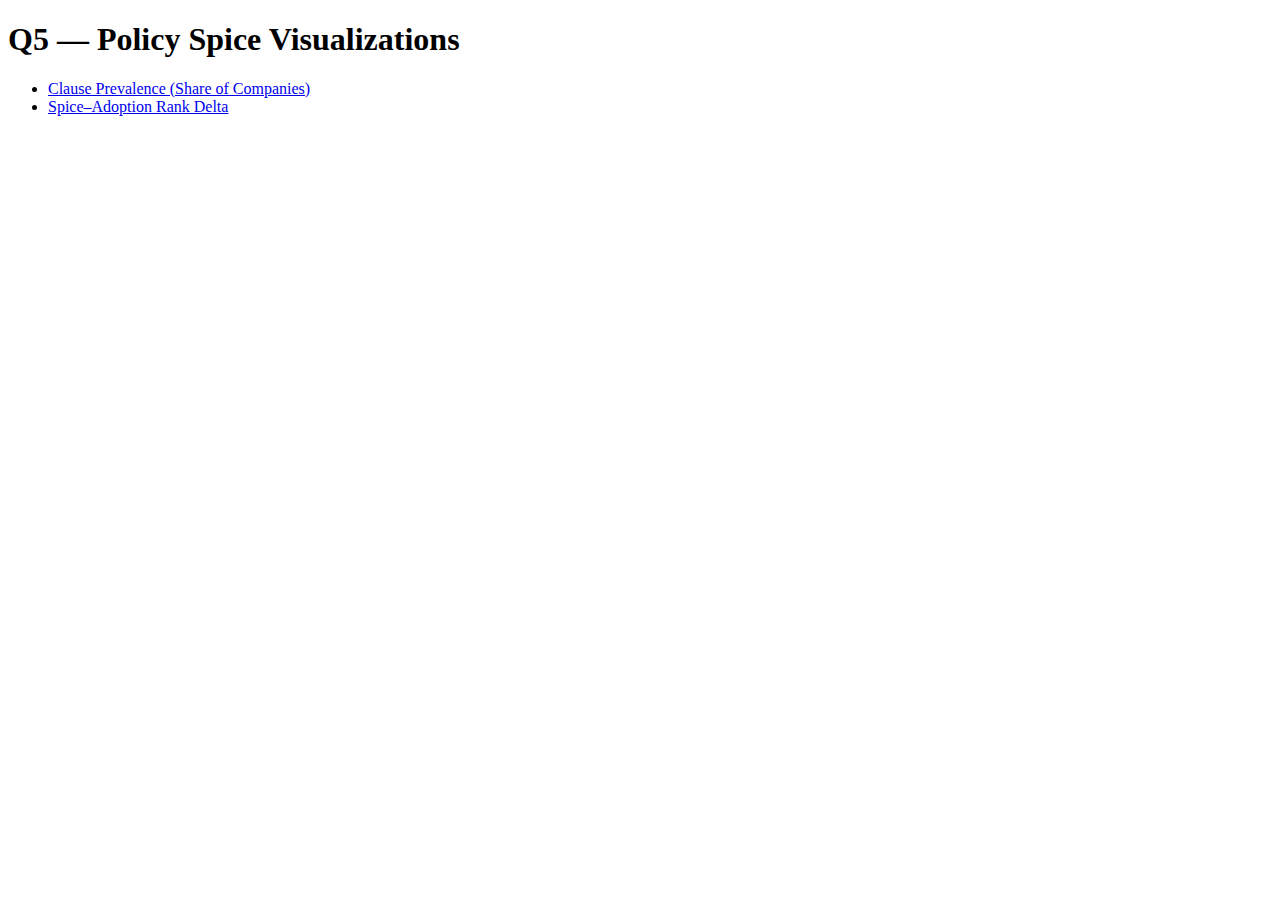
<file: visualizations/q5_html/index.html>
<!doctype html><meta charset='utf-8'>
<title>Q5 — Policy Spice Visuals</title>
<h1>Q5 — Policy Spice Visualizations</h1>
<ul>
  <li><a href='clause_prevalence.html'>Clause Prevalence (Share of Companies)</a></li>
  <li><a href='spice_adoption_delta.html'>Spice–Adoption Rank Delta</a></li>
</ul>
</file>
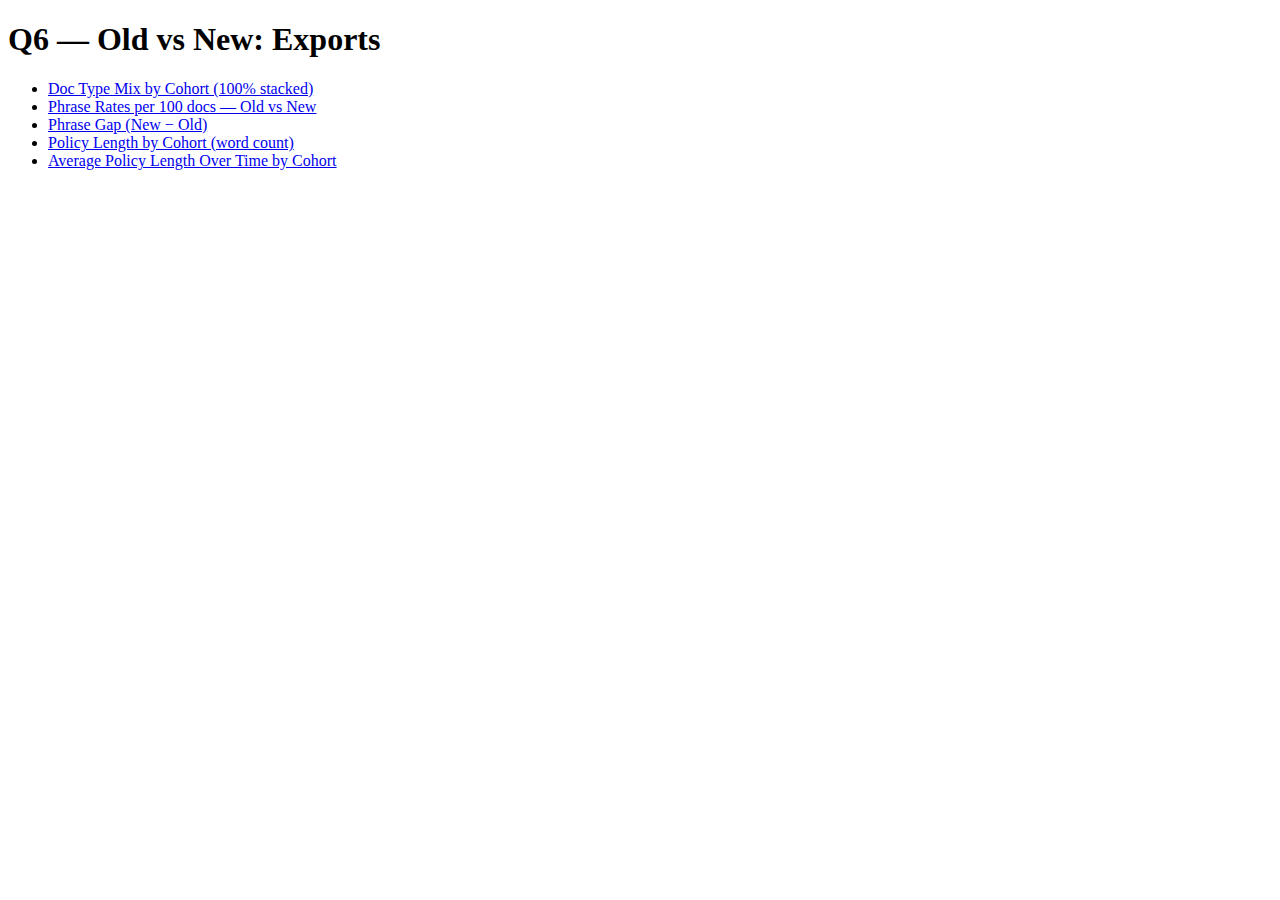
<file: visualizations/q6_html/index.html>
<!doctype html><meta charset='utf-8'>
<title>Q6 — Old vs New: Exports</title>
<h1>Q6 — Old vs New: Exports</h1>
<ul>
  <li><a href='doc_type_mix.html'>Doc Type Mix by Cohort (100% stacked)</a></li>
  <li><a href='phrase_rates_group.html'>Phrase Rates per 100 docs — Old vs New</a></li>
  <li><a href='phrase_gap.html'>Phrase Gap (New − Old)</a></li>
  <li><a href='length_violin.html'>Policy Length by Cohort (word count)</a></li>
  <li><a href='length_over_time.html'>Average Policy Length Over Time by Cohort</a></li>
</ul>
</file>
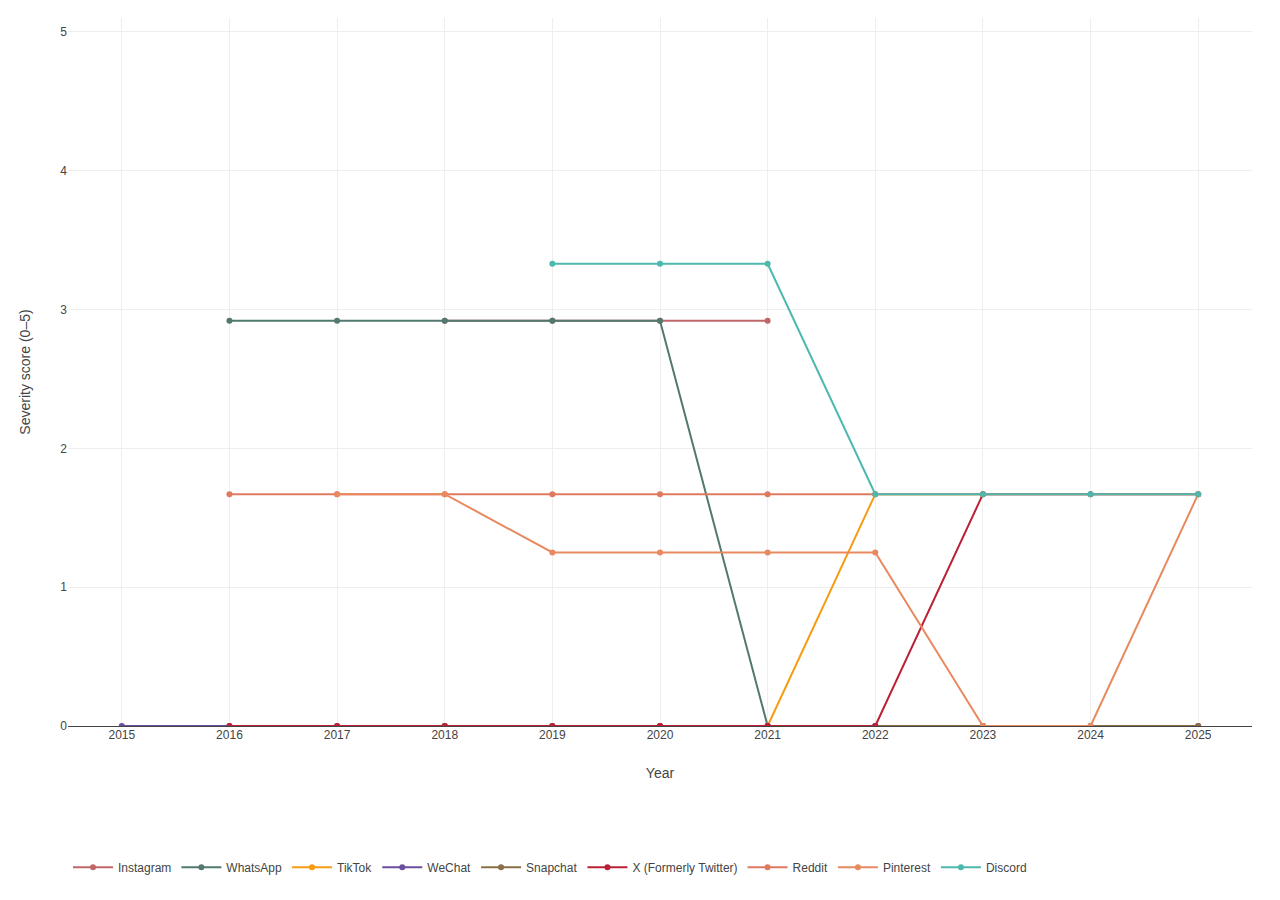
<file: visualizations/q7_html/index.html>
<html>
<head>
  <meta charset="utf-8" />
  <title>Arbitration Severity Export</title>
</head>
<body>
  <div>
    <!-- Optional: Plotly config (like your example) -->
    <script type="text/javascript">
      window.PlotlyConfig = { MathJaxConfig: 'local' };
    </script>

    <!-- Plotly CDN (you can use latest or a pinned version) -->
    <script
      charset="utf-8"
      src="https://cdn.plot.ly/plotly-2.35.2.min.js">
    </script>

    <!-- The Plotly graph container -->
    <div
      id="arb-chart-export"
      class="plotly-graph-div"
      style="height:100%; width:100%;">
    </div>

    <!-- Inline data + layout + Plotly.newPlot call -->
    <script type="text/javascript">
      window.PLOTLYENV = window.PLOTLYENV || {};

      // === PASTE JSON FROM CONSOLE HERE ===
      const figure = {"data":[{"name":"Instagram","type":"scatter","mode":"lines+markers","x":[2018,2019,2020,2021],"y":[2.92,2.92,2.92,2.92],"customdata":[["Instagram",2018,"2.92","you agree to these terms. The Instagram Service is one of the Facebook Products , provided to you by Facebook, Inc. These Terms of Use therefore constitute an agreement between you and Facebook, Inc. ARBITRATION NOTICE: YOU AGREE THAT DISPUTES BETWEEN YOU AND…"],["Instagram",2019,"2.92","you agree to these terms. The Instagram Service is one of the Facebook Products , provided to you by Facebook, Inc. These Terms of Use therefore constitute an agreement between you and Facebook, Inc. ARBITRATION NOTICE: YOU AGREE THAT DISPUTES BETWEEN YOU AND…"],["Instagram",2020,"2.92","you agree to these terms. The Instagram Service is one of the Facebook Products , provided to you by Facebook, Inc. These Terms of Use therefore constitute an agreement between you and Facebook, Inc. ARBITRATION NOTICE: YOU AGREE THAT DISPUTES BETWEEN YOU AND…"],["Instagram",2021,"2.92","ot apply to this Service. The Instagram Service is one of the Facebook Products , provided to you by Facebook, Inc. These Terms of Use therefore constitute an agreement between you and Facebook, Inc. ARBITRATION NOTICE: YOU AGREE THAT DISPUTES BETWEEN YOU AND…"]],"hovertemplate":"<b>%{customdata[0]}</b> — %{customdata[1]}<br>Severity: %{customdata[2]}<br><br><span style='font-size:11px;color:#4B5563;'>%{customdata[3]}</span><extra></extra>","line":{"width":2,"color":"#C16668"},"marker":{"size":6,"color":"#C16668"},"legendgroup":"Instagram","showlegend":true},{"name":"WhatsApp","type":"scatter","mode":"lines+markers","x":[2016,2017,2018,2019,2020,2021],"y":[2.92,2.92,2.92,2.92,2.92,0],"customdata":[["WhatsApp",2016,"2.92","can contact your relevant emergency services providers through a mobile, fixed-line telephone, or other service. IF YOU ARE A WHATSAPP USER LOCATED IN THE UNITED STATES OR CANADA, OUR TERMS CONTAIN A BINDING ARBITRATION PROVISION, WHICH STATES THAT, EXCEPT IF…"],["WhatsApp",2017,"2.92","can contact your relevant emergency services providers through a mobile, fixed-line telephone, or other service. IF YOU ARE A WHATSAPP USER LOCATED IN THE UNITED STATES OR CANADA, OUR TERMS CONTAIN A BINDING ARBITRATION PROVISION, WHICH STATES THAT, EXCEPT IF…"],["WhatsApp",2018,"2.92","can contact your relevant emergency services providers through a mobile, fixed-line telephone, or other service. IF YOU ARE A WHATSAPP USER LOCATED IN THE UNITED STATES OR CANADA, OUR TERMS CONTAIN A BINDING ARBITRATION PROVISION, WHICH STATES THAT, EXCEPT IF…"],["WhatsApp",2019,"2.92","can contact your relevant emergency services providers through a mobile, fixed-line telephone, or other service. IF YOU ARE A WHATSAPP USER LOCATED IN THE UNITED STATES OR CANADA, OUR TERMS CONTAIN A BINDING ARBITRATION PROVISION, WHICH STATES THAT, EXCEPT IF…"],["WhatsApp",2020,"2.92","can contact your relevant emergency services providers through a mobile, fixed-line telephone, or other service. IF YOU ARE A WHATSAPP USER LOCATED IN THE UNITED STATES OR CANADA, OUR TERMS CONTAIN A BINDING ARBITRATION PROVISION, WHICH STATES THAT, EXCEPT IF…"],["WhatsApp",2021,"0.00","rn these Terms and any Claim, without regard to conflict of law provisions. If You Live In The United States Or Canada. If you are a WhatsApp user located in the United States or Canada, the \"Special Arbitration Provision for United States or Canada Users\" se…"]],"hovertemplate":"<b>%{customdata[0]}</b> — %{customdata[1]}<br>Severity: %{customdata[2]}<br><br><span style='font-size:11px;color:#4B5563;'>%{customdata[3]}</span><extra></extra>","line":{"width":2,"color":"#52796F"},"marker":{"size":6,"color":"#52796F"},"legendgroup":"WhatsApp","showlegend":true},{"name":"TikTok","type":"scatter","mode":"lines+markers","x":[2020,2021,2022,2023],"y":[0,0,1.67,1.67],"customdata":[["TikTok",2020,"0.00","ll be referred by either party to the said Tribunal; and for all other disputes, the parties shall seek settlement of that dispute by mediation in accordance with the Mediation Rules of the DIFC-LCIA Arbitration Centre, which Rules are deemed to be incorporat…"],["TikTok",2021,"0.00","ll be referred by either party to the said Tribunal; and for all other disputes, the parties shall seek settlement of that dispute by mediation in accordance with the Mediation Rules of the DIFC-LCIA Arbitration Centre, which Rules are deemed to be incorporat…"],["TikTok",2022,"1.67","If you are under age 18, you may only use the Services with the consent of your parent or legal guardian. Please be sure your parent or legal guardian has reviewed and discussed these Terms with you. ARBITRATION NOTICE FOR USERS IN THE UNITED STATES: THESE TE…"],["TikTok",2023,"1.67","If you are under age 18, you may only use the Services with the consent of your parent or legal guardian. Please be sure your parent or legal guardian has reviewed and discussed these Terms with you. ARBITRATION NOTICE FOR USERS IN THE UNITED STATES: THESE TE…"]],"hovertemplate":"<b>%{customdata[0]}</b> — %{customdata[1]}<br>Severity: %{customdata[2]}<br><br><span style='font-size:11px;color:#4B5563;'>%{customdata[3]}</span><extra></extra>","line":{"width":2,"color":"#F79C12"},"marker":{"size":6,"color":"#F79C12"},"legendgroup":"TikTok","showlegend":true},{"name":"WeChat","type":"scatter","mode":"lines+markers","x":[2015,2016,2017,2018,2019,2020,2021,2022,2023,2024,2025],"y":[0,0,0,0,0,0,0,0,0,0,0],"customdata":[["WeChat",2015,"0.00","ising out of, relating to, or in connection with these Terms, including their existence, validity, interpretation, performance, breach or termination, will be referred to and finally resolved by arbitration administered by the Hong Kong International Arbitrat…"],["WeChat",2016,"0.00","e) arising out of, relating to, or in connection with these Terms, including their existence, validity, interpretation, performance, breach or termination, will be referred to and finally resolved by arbitration administered by the Hong Kong International Arb…"],["WeChat",2017,"0.00","e) arising out of, relating to, or in connection with these Terms, including their existence, validity, interpretation, performance, breach or termination, will be referred to and finally resolved by arbitration administered by the Hong Kong International Arb…"],["WeChat",2018,"0.00","e) arising out of, relating to, or in connection with these Terms, including their existence, validity, interpretation, performance, breach or termination, will be referred to and finally resolved by arbitration administered by the Hong Kong International Arb…"],["WeChat",2019,"0.00","e) arising out of, relating to, or in connection with these Terms, including their existence, validity, interpretation, performance, breach or termination, will be referred to and finally resolved by arbitration administered by the Hong Kong International Arb…"],["WeChat",2020,"0.00","e) arising out of, relating to, or in connection with these Terms, including their existence, validity, interpretation, performance, breach or termination, will be referred to and finally resolved by arbitration administered by the Hong Kong International Arb…"],["WeChat",2021,"0.00","e) arising out of, relating to, or in connection with these Terms, including their existence, validity, interpretation, performance, breach or termination, will be referred to and finally resolved by arbitration administered by the Hong Kong International Arb…"],["WeChat",2022,"0.00","e) arising out of, relating to, or in connection with these Terms, including their existence, validity, interpretation, performance, breach or termination, will be referred to and finally resolved by arbitration administered by the Singapore International Arb…"],["WeChat",2023,"0.00","e) arising out of, relating to, or in connection with these Terms, including their existence, validity, interpretation, performance, breach or termination, will be referred to and finally resolved by arbitration administered by the Singapore International Arb…"],["WeChat",2024,"0.00","e) arising out of, relating to, or in connection with these Terms, including their existence, validity, interpretation, performance, breach or termination, will be referred to and finally resolved by arbitration administered by the Singapore International Arb…"],["WeChat",2025,"0.00","se) arising out of, relating to, or in connection with these Terms, includingtheir existence, validity, interpretation, performance, breach or termination, will be referred to and finally resolved by arbitration administered bythe Singapore International Arbi…"]],"hovertemplate":"<b>%{customdata[0]}</b> — %{customdata[1]}<br>Severity: %{customdata[2]}<br><br><span style='font-size:11px;color:#4B5563;'>%{customdata[3]}</span><extra></extra>","line":{"width":2,"color":"#6B4E9E"},"marker":{"size":6,"color":"#6B4E9E"},"legendgroup":"WeChat","showlegend":true},{"name":"Snapchat","type":"scatter","mode":"lines+markers","x":[2018,2019,2020,2021,2022,2023,2025],"y":[0,0,0,0,0,0,0],"customdata":[["Snapchat",2018,"0.00","of our other products or services that link to these Terms (we refer to these simply as the “Services”), you agree to the Terms. Of course, if you don’t agree with them, then don’t use the Services. ARBITRATION NOTICE: THESE TERMS CONTAIN AN ARBITRATION CLAUS…"],["Snapchat",2019,"0.00","r other products or services that link to these Terms (we refer to these collectively as the “Services”), you agree to the Terms. Of course, if you don’t agree with them, then don’t use the Services. ARBITRATION NOTICE: THESE TERMS CONTAIN AN ARBITRATION CLAU…"],["Snapchat",2020,"0.00","r other products or services that link to these Terms (we refer to these collectively as the “Services”), you agree to the Terms. Of course, if you don’t agree with them, then don’t use the Services. ARBITRATION NOTICE: THESE TERMS CONTAIN AN ARBITRATION CLAU…"],["Snapchat",2021,"0.00","tes or if your principal place of business is outside of the United States, Snap Group Limited provides you the Services and your relationship is governed by the Snap Group Limited Terms of Service . ARBITRATION NOTICE: THESE TERMS CONTAIN AN ARBITRATION CLAU…"],["Snapchat",2022,"0.00","tes or if your principal place of business is outside of the United States, Snap Group Limited provides you the Services and your relationship is governed by the Snap Group Limited Terms of Service . ARBITRATION NOTICE: THESE TERMS CONTAIN AN ARBITRATION CLAU…"],["Snapchat",2023,"0.00","tes or if your principal place of business is outside of the United States, Snap Group Limited provides you the Services and your relationship is governed by the Snap Group Limited Terms of Service . ARBITRATION NOTICE: THESE TERMS CONTAIN AN ARBITRATION CLAU…"],["Snapchat",2025,"0.00","maries have beenincluded for your convenience only and you6/6/25, 5:07 PM Terms of Servicehttps://www.snap.com/terms 2/56should read these Terms in full to understandyour legal rights and obligations.ARBITRATION NOTICE: THESE TERMSCONTAIN AN ARBITRATION CLAUS…"]],"hovertemplate":"<b>%{customdata[0]}</b> — %{customdata[1]}<br>Severity: %{customdata[2]}<br><br><span style='font-size:11px;color:#4B5563;'>%{customdata[3]}</span><extra></extra>","line":{"width":2,"color":"#8B6F47"},"marker":{"size":6,"color":"#8B6F47"},"legendgroup":"Snapchat","showlegend":true},{"name":"X (Formerly Twitter)","type":"scatter","mode":"lines+markers","x":[2016,2017,2018,2019,2020,2021,2022,2023,2024,2025],"y":[0,0,0,0,0,0,0,1.67,1.67,1.67],"customdata":[["X (Formerly Twitter)",2016,"0.00","ill seek to resolve it through our internal complaint resolution process, alternatively through the independent dispute resolution body JAMS , and under certain conditions, through the Privacy Shield arbitration process. Privacy Shield participants are subjec…"],["X (Formerly Twitter)",2017,"0.00","ill seek to resolve it through our internal complaint resolution process, alternatively through the independent dispute resolution body JAMS , and under certain conditions, through the Privacy Shield arbitration process . Privacy Shield participants are subje…"],["X (Formerly Twitter)",2018,"0.00","ill seek to resolve it through our internal complaint resolution process, alternatively through the independent dispute resolution body JAMS , and under certain conditions, through the Privacy Shield arbitration process . Privacy Shield participants are subje…"],["X (Formerly Twitter)",2019,"0.00","ill seek to resolve it through our internal complaint resolution process, alternatively through the independent dispute resolution body JAMS , and under certain conditions, through the Privacy Shield arbitration process . Privacy Shield participants are subje…"],["X (Formerly Twitter)",2020,"0.00","ill seek to resolve it through our internal complaint resolution process, alternatively through the independent dispute resolution body JAMS , and under certain conditions, through the Privacy Shield arbitration process . Privacy Shield participants are subje…"],["X (Formerly Twitter)",2021,"0.00","ensor until you elect to opt out of receiving them. All of the terms summarized above are covered in more detail in this document, so please pay particular attention to them. Notices NOTICE REGARDING ARBITRATION PLEASE READ THESE TERMS CAREFULLY, AS THEY CONT…"],["X (Formerly Twitter)",2022,"0.00","ill seek to resolve it through our internal complaint resolution process, alternatively through the independent dispute resolution body JAMS , and under certain conditions, through the Privacy Shield arbitration process . Privacy Shield participants are subje…"],["X (Formerly Twitter)",2023,"1.67","ay require you to submit any disputes arising from these Terms,including disputes arising from or concerning their interpretation, violation, invalidity, non-performance, or termination, to final and binding arbitration under the Rules of Arbitration of theAm…"],["X (Formerly Twitter)",2024,"1.67","ay require you to submit any disputes arising from these Terms,including disputes arising from or concerning their interpretation, violation, invalidity, non-performance, or termination, to final and binding arbitration under the Rules of Arbitration of theAm…"],["X (Formerly Twitter)",2025,"1.67","may require you to submit any disputes arising from theseTerms, including disputes arising from or concerning their interpretation, violation,invalidity, non-performance, or termination, to final and binding arbitration under the Rulesof Arbitration of the Am…"]],"hovertemplate":"<b>%{customdata[0]}</b> — %{customdata[1]}<br>Severity: %{customdata[2]}<br><br><span style='font-size:11px;color:#4B5563;'>%{customdata[3]}</span><extra></extra>","line":{"width":2,"color":"#BC2037"},"marker":{"size":6,"color":"#BC2037"},"legendgroup":"X (Formerly Twitter)","showlegend":true},{"name":"Reddit","type":"scatter","mode":"lines+markers","x":[2016,2017,2018,2019,2020,2021,2022,2025],"y":[1.67,1.67,1.67,1.67,1.67,1.67,1.67,1.67],"customdata":[["Reddit",2016,"1.67","elow. If we do not resolve your complaint, you may submit your complaint free of charge to JAMS . Under certain conditions specified by the Privacy Shield principles, you may also be able to invoke binding arbitration to resolve your complaint. We are subject…"],["Reddit",2017,"1.67","elow. If we do not resolve your complaint, you may submit your complaint free of charge to JAMS . Under certain conditions specified by the Privacy Shield principles, you may also be able to invoke binding arbitration to resolve your complaint. We are subject…"],["Reddit",2018,"1.67","elow. If we do not resolve your complaint, you may submit your complaint free of charge to JAMS . Under certain conditions specified by the Privacy Shield principles, you may also be able to invoke binding arbitration to resolve your complaint. We are subject…"],["Reddit",2019,"1.67","elow. If we do not resolve your complaint, you may submit your complaint free of charge to JAMS . Under certain conditions specified by the Privacy Shield principles, you may also be able to invoke binding arbitration to resolve your complaint. We are subject…"],["Reddit",2020,"1.67","below. If we do not resolve your complaint, you may submit your complaint free of charge to JAMS . Under certain conditions specified by the Privacy Shield principles, you may also be able to invoke binding arbitration to resolve your complaint. We are subjec…"],["Reddit",2021,"1.67","below. If we do not resolve your complaint, you may submit your complaint free of charge to JAMS . Under certain conditions specified by the Privacy Shield principles, you may also be able to invoke binding arbitration to resolve your complaint. We are subjec…"],["Reddit",2022,"1.67","below. If we do not resolve your complaint, you may submit your complaint free of charge to JAMS . Under certain conditions specified by the Privacy Shield principles, you may also be able to invoke binding arbitration to resolve your complaint. We are subjec…"],["Reddit",2025,"1.67","ation in a way that does not follow the DPF unless Reddit was not responsible for the event giving rise to any alleged damage. In some situations, the DPF Framework gives you the right to invoke binding arbitration. You can do this to resolve complaints not r…"]],"hovertemplate":"<b>%{customdata[0]}</b> — %{customdata[1]}<br>Severity: %{customdata[2]}<br><br><span style='font-size:11px;color:#4B5563;'>%{customdata[3]}</span><extra></extra>","line":{"width":2,"color":"#E07A5F"},"marker":{"size":6,"color":"#E07A5F"},"legendgroup":"Reddit","showlegend":true},{"name":"Pinterest","type":"scatter","mode":"lines+markers","x":[2017,2018,2019,2020,2021,2022,2023,2024,2025],"y":[1.67,1.67,1.25,1.25,1.25,1.25,0,0,1.67],"customdata":[["Pinterest",2017,"1.67","informally, we each agree to resolve any claim, dispute, or controversy (excluding claims for injunctive or other equitable relief) arising out of or in connection with or relating to these Terms by binding arbitration by the American Arbitration Association …"],["Pinterest",2018,"1.67","informally, we each agree to resolve any claim, dispute, or controversy (excluding claims for injunctive or other equitable relief) arising out of or in connection with or relating to these Terms by binding arbitration by the American Arbitration Association …"],["Pinterest",2019,"1.25","rmally, we each agree to resolve any claim, dispute, or controversy (excluding claims for injunctive or other equitable relief) arising out of or in connection with or relating to these Terms through binding arbitration or (for qualifying claims) in small cla…"],["Pinterest",2020,"1.25","rmally, we each agree to resolve any claim, dispute, or controversy (excluding claims for injunctive or other equitable relief) arising out of or in connection with or relating to these Terms through binding arbitration or (for qualifying claims) in small cla…"],["Pinterest",2021,"1.25","rmally, we each agree to resolve any claim, dispute, or controversy (excluding claims for injunctive or other equitable relief) arising out of or in connection with or relating to these Terms through binding arbitration or (for qualifying claims) in small cla…"],["Pinterest",2022,"1.25","rmally, we each agree to resolve any claim, dispute, or controversy (excluding claims for injunctive or other equitable relief) arising out of or in connection with or relating to these Terms through binding arbitration or (for qualifying claims) in small cla…"],["Pinterest",2023,"0.00","simply put We are building the best service we can for you but we can't promise it will be perfect. We're not liable for various things. If you think we are, let's try to work it out like adults. 11. Arbitration For any dispute you have with Pinterest, you ag…"],["Pinterest",2024,"0.00","bility for something we have specifically promised to you. More simply put We are building the best Service we can, but it won't always be perfect. We're not liable for various losses or damages. 11. Arbitration If you are a consumer in the EEA or United King…"],["Pinterest",2025,"1.67","re provided at no cost to you. The Federal Trade Commission has jurisdiction over Pinterest, Inc.’s compliance with the Data Privacy Frameworks. Under certain conditions, it may be possible to invoke binding arbitration for complaints regarding DPF compliance…"]],"hovertemplate":"<b>%{customdata[0]}</b> — %{customdata[1]}<br>Severity: %{customdata[2]}<br><br><span style='font-size:11px;color:#4B5563;'>%{customdata[3]}</span><extra></extra>","line":{"width":2,"color":"#E8895F"},"marker":{"size":6,"color":"#E8895F"},"legendgroup":"Pinterest","showlegend":true},{"name":"Discord","type":"scatter","mode":"lines+markers","x":[2019,2020,2021,2022,2023,2024,2025],"y":[3.33,3.33,3.33,1.67,1.67,1.67,1.67],"customdata":[["Discord",2019,"3.33","Suomi Svenska Tiếng Việt Türkçe Ελληνικά български Русский Українська ไทย 한국어 中文 日本語 繁體中文 Discord Terms of Service Last modified: October 19, 2018. IMPORTANT NOTICE: THESE TERMS OF SERVICE CONTAIN A BINDING ARBITRATION PROVISION AND CLASS ACTION WAIVER. IT AF…"],["Discord",2020,"3.33","Polski Português do Brasil Română Русский Svenska ไทย Türkçe Українська Tiếng Việt 中文 繁體中文 Discord Terms of Service Last modified: October 19, 2018. IMPORTANT NOTICE: THESE TERMS OF SERVICE CONTAIN A BINDING ARBITRATION PROVISION AND CLASS ACTION WAIVER. IT A…"],["Discord",2021,"3.33","20210401020324/https://discord.com/terms Login Download Why Discord? Nitro Safety Support Login Discord Terms of Service Last modified: May 7, 2020. IMPORTANT NOTICE: THESE TERMS OF SERVICE CONTAIN A BINDING ARBITRATION PROVISION AND CLASS ACTION WAIVER. IT A…"],["Discord",2022,"1.67","d.com . If we do not resolve your complaint, you may submit your complaint free of charge to JAMS . Under certain conditions specified by the Privacy Shield principles, you may also be able to invoke binding arbitration to resolve your complaint. We are subje…"],["Discord",2023,"1.67","rd.com. If we do not resolve your complaint, you may submit your complaint free of charge to JAMS . Under certain conditions specified by the Privacy Shield principles, you may also be able to invoke binding arbitration to resolve your complaint. We are subje…"],["Discord",2024,"1.67","If we do not resolve your complaint, you may submit your complaint free of charge to JAMS . Under certain conditions specified by the Data Privacy Framework principles, you may also be able to invoke binding arbitration to resolve your complaint. We are subje…"],["Discord",2025,"1.67","If we do not resolve your complaint, you may submit your complaint free of charge to JAMS . Under certain conditions specified by the Data Privacy Framework principles, you may also be able to invoke binding arbitration to resolve your complaint. We are subje…"]],"hovertemplate":"<b>%{customdata[0]}</b> — %{customdata[1]}<br>Severity: %{customdata[2]}<br><br><span style='font-size:11px;color:#4B5563;'>%{customdata[3]}</span><extra></extra>","line":{"width":2,"color":"#4DB8AD"},"marker":{"size":6,"color":"#4DB8AD"},"legendgroup":"Discord","showlegend":true}],"layout":{"margin":{"l":60,"r":20,"t":10,"b":40},"xaxis":{"title":{"text":"Year"},"dtick":1,"range":[2014.5,2025.5],"type":"linear"},"yaxis":{"title":{"text":"Severity score (0–5)"},"range":[0,5.1],"dtick":1,"type":"linear"},"legend":{"orientation":"h","yanchor":"bottom","y":-0.22,"xanchor":"left","x":0,"itemwidth":40,"tracegroupgap":4},"hovermode":"closest","paper_bgcolor":"#ffffff","plot_bgcolor":"#ffffff","autosize":true}};
      // Example shape: { "data": [...], "layout": {...} }

      if (document.getElementById("arb-chart-export")) {
        Plotly.newPlot(
          "arb-chart-export",
          figure.data,
          figure.layout,
          { responsive: true }
        );
      }
    </script>
  </div>
</body>
</html>
</file>
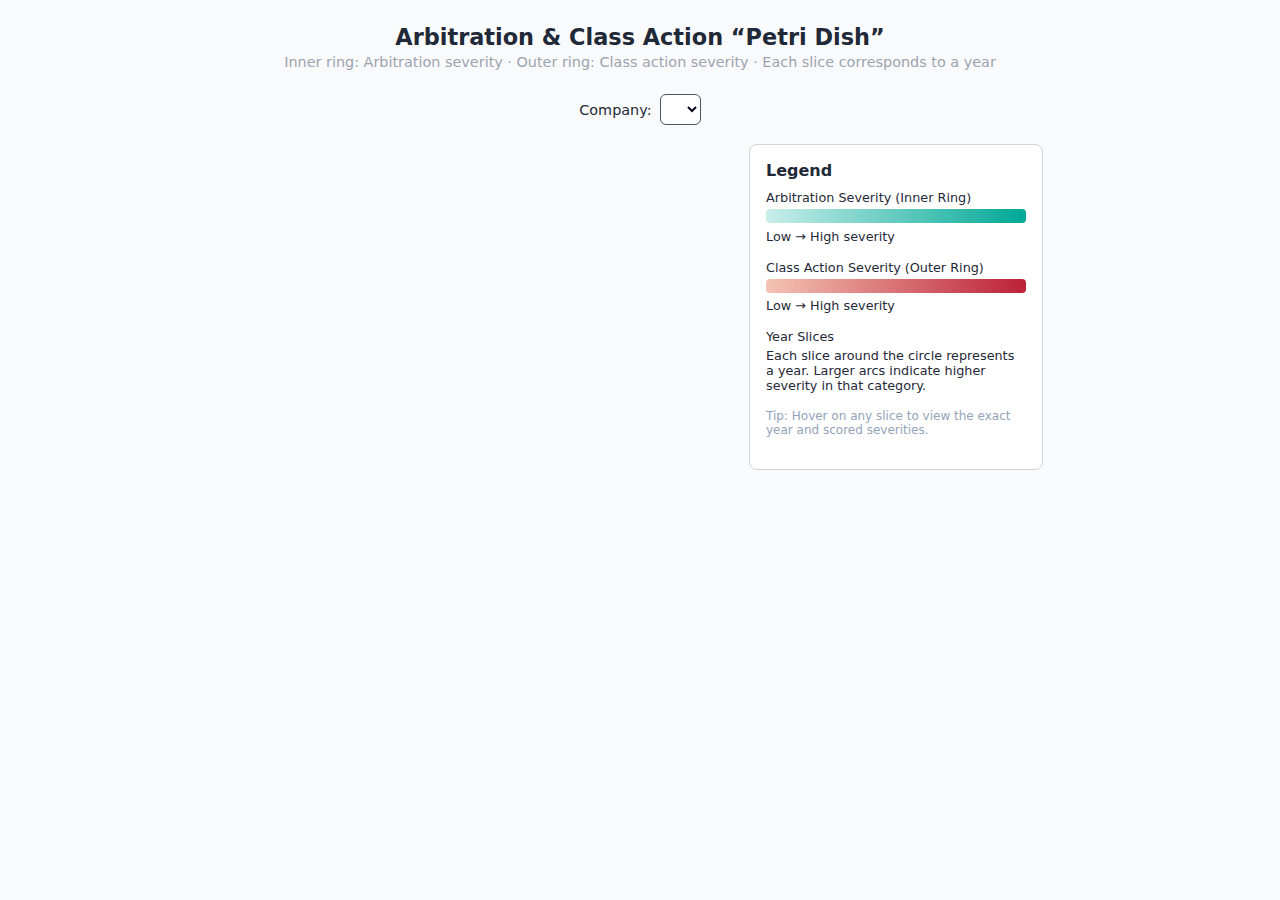
<file: visualizations/q8_html/index.html>
<!DOCTYPE html>
<html lang="en">
<head>
  <meta charset="UTF-8" />
  <title>Multi-Company Petri Dish – Arbitration & Class Action</title>

  <!-- D3 from CDN (like Plotly in your example) -->
  <script src="https://d3js.org/d3.v7.min.js"></script>

  <style>
    body {
      font-family: system-ui, -apple-system, BlinkMacSystemFont, "Segoe UI", sans-serif;
      background: #F9FAFB;      /* very light gray */
      color: #1F2937;           /* near-black text */
      margin: 0;
      padding: 1.5rem;
    }

    h1 {
      margin: 0 0 0.25rem 0;
      font-size: 1.4rem;
      font-weight: 600;
      text-align: center;
    }

    .subtitle {
      margin: 0 0 1.5rem 0;
      font-size: 0.9rem;
      color: #9ca3af;
      text-align: center;
    }

    .controls {
      margin-bottom: 1.2rem;
      display: flex;
      justify-content: center;
      gap: 0.5rem;
      font-size: 0.9rem;
      align-items: center;
    }

    select {
      background: #ffffff;
      color: #020617;
      border: 1px solid #4b5563;
      border-radius: 0.375rem;
      padding: 0.35rem 0.6rem;
      font-size: 0.9rem;
    }

    .container {
      display: flex;
      justify-content: center;
      gap: 2rem;
      flex-wrap: wrap;
      max-width: 1100px;
      margin: 0 auto;
    }

    .legend-box {
      min-width: 220px;
      max-width: 260px;
      background: #FFFFFF;
      border: 1px solid #D1D5DB;
      padding: 1rem;
      border-radius: 0.5rem;
      height: fit-content;
    }

    .legend-title {
      font-size: 1rem;
      font-weight: 600;
      margin-bottom: 0.6rem;
    }

    .legend-section {
      margin-bottom: 1rem;
    }

    .legend-gradient {
      width: 100%;
      height: 14px;
      border-radius: 4px;
      margin-top: 0.25rem;
    }

    .legend-label {
      font-size: 0.8rem;
      margin-top: 0.35rem;
      margin-bottom: 0.15rem;
    }

    .company-label {
      margin-top: 0.3rem;
      font-size: 0.95rem;
      text-align: center;
    }

    svg {
      overflow: visible;
    }

    .label {
      font-size: 0.7rem;
      fill: #9ca3af;
      text-anchor: middle;
    }

    .arcA, .arcC {
      filter: drop-shadow(0px 1px 2px rgba(0,0,0,0.08));
    }

    .label.year-label {
      fill: #374151;
    }
  </style>
</head>

<body>
  <h1>Arbitration & Class Action “Petri Dish”</h1>
  <p class="subtitle">
    Inner ring: Arbitration severity · Outer ring: Class action severity · Each slice corresponds to a year
  </p>

  <div class="controls">
    <label for="company-select">Company:</label>
    <select id="company-select"></select>
  </div>

  <div class="company-label" id="company-label"></div>

  <div class="container">
    <!-- PETRI DISH GRAPH -->
    <svg id="petri" width="480" height="480"></svg>

    <!-- RIGHT-SIDE LEGEND -->
    <div class="legend-box">
      <div class="legend-title">Legend</div>

      <div class="legend-section">
        <div class="legend-label">Arbitration Severity (Inner Ring)</div>
        <div class="legend-gradient" style="background: linear-gradient(to right, #C8EEEA, #00A896);"></div>
        <div class="legend-label">Low → High severity</div>
      </div>

      <div class="legend-section">
        <div class="legend-label">Class Action Severity (Outer Ring)</div>
        <div class="legend-gradient" style="background: linear-gradient(to right, #F4C3B3, #BC2037);"></div>
        <div class="legend-label">Low → High severity</div>
      </div>

      <div class="legend-section">
        <div class="legend-label">Year Slices</div>
        <p style="font-size: 0.8rem; margin-top: 0.25rem;">
          Each slice around the circle represents a year.
          Larger arcs indicate higher severity in that category.
        </p>
      </div>

      <div class="legend-section">
        <p style="font-size: 0.75rem; color: #94a3b8;">
          Tip: Hover on any slice to view the exact year and scored severities.
        </p>
      </div>
    </div>
  </div>

  <script>
    // =========================
    // INLINE DATA (IMPORTANT!)
    // =========================
    //
    // Replace this sample object with your real JSON from
    // petri_data_by_company.json. The expected shape is:
    //
    // {
    //   "Facebook": [
    //      { "year": 2015, "arbitration": 2.3, "classAction": 1.5 },
    //      { "year": 2016, "arbitration": 3.1, "classAction": 2.0 },
    //      ...
    //   ],
    //   "YouTube": [
    //      ...
    //   ],
    //   ...
    // }
    //
    const dataByCompany = {
  "YouTube": [
    {
      "year": 2015,
      "arbitration": 0.0,
      "classAction": 0.0
    },
    {
      "year": 2016,
      "arbitration": 0.0,
      "classAction": 0.0
    },
    {
      "year": 2017,
      "arbitration": 0.0,
      "classAction": 0.0
    },
    {
      "year": 2018,
      "arbitration": 0.0,
      "classAction": 0.0
    },
    {
      "year": 2019,
      "arbitration": 0.0,
      "classAction": 0.0
    },
    {
      "year": 2020,
      "arbitration": 0.0,
      "classAction": 0.0
    },
    {
      "year": 2021,
      "arbitration": 0.0,
      "classAction": 0.0
    },
    {
      "year": 2022,
      "arbitration": 0.0,
      "classAction": 0.0
    },
    {
      "year": 2023,
      "arbitration": 0.0,
      "classAction": 0.0
    },
    {
      "year": 2024,
      "arbitration": 0.0,
      "classAction": 0.0
    },
    {
      "year": 2025,
      "arbitration": 0.0,
      "classAction": 0.0
    }
  ],
  "Instagram": [
    {
      "year": 2015,
      "arbitration": 0.0,
      "classAction": 0.0
    },
    {
      "year": 2016,
      "arbitration": 0.0,
      "classAction": 0.0
    },
    {
      "year": 2017,
      "arbitration": 0.0,
      "classAction": 0.0
    },
    {
      "year": 2018,
      "arbitration": 0.1176470588235294,
      "classAction": 0.4117647058823529
    },
    {
      "year": 2019,
      "arbitration": 0.1176470588235294,
      "classAction": 0.4117647058823529
    },
    {
      "year": 2020,
      "arbitration": 0.1176470588235294,
      "classAction": 0.4117647058823529
    },
    {
      "year": 2021,
      "arbitration": 0.1176470588235294,
      "classAction": 0.4117647058823529
    },
    {
      "year": 2022,
      "arbitration": 0.0,
      "classAction": 0.0
    },
    {
      "year": 2023,
      "arbitration": 0.0,
      "classAction": 0.0
    },
    {
      "year": 2024,
      "arbitration": 0.0,
      "classAction": 0.0
    },
    {
      "year": 2025,
      "arbitration": 0.0,
      "classAction": 0.0
    }
  ],
  "WhatsApp": [
    {
      "year": 2015,
      "arbitration": 0.0,
      "classAction": 0.0
    },
    {
      "year": 2016,
      "arbitration": 0.5882352941176471,
      "classAction": 0.7058823529411765
    },
    {
      "year": 2017,
      "arbitration": 0.5882352941176471,
      "classAction": 0.7058823529411765
    },
    {
      "year": 2018,
      "arbitration": 0.5882352941176471,
      "classAction": 0.7058823529411765
    },
    {
      "year": 2019,
      "arbitration": 0.5882352941176471,
      "classAction": 0.7058823529411765
    },
    {
      "year": 2020,
      "arbitration": 0.5882352941176471,
      "classAction": 0.7058823529411765
    },
    {
      "year": 2021,
      "arbitration": 0.5882352941176471,
      "classAction": 0.7058823529411765
    },
    {
      "year": 2022,
      "arbitration": 0.0588235294117647,
      "classAction": 0.0
    },
    {
      "year": 2023,
      "arbitration": 0.0588235294117647,
      "classAction": 0.0
    },
    {
      "year": 2024,
      "arbitration": 0.0588235294117647,
      "classAction": 0.0
    },
    {
      "year": 2025,
      "arbitration": 0.0588235294117647,
      "classAction": 0.0
    }
  ],
  "TikTok": [
    {
      "year": 2019,
      "arbitration": 0.0,
      "classAction": 0.0
    },
    {
      "year": 2020,
      "arbitration": 0.1176470588235294,
      "classAction": 0.0
    },
    {
      "year": 2021,
      "arbitration": 0.1176470588235294,
      "classAction": 0.0
    },
    {
      "year": 2022,
      "arbitration": 0.9411764705882352,
      "classAction": 0.7058823529411765
    },
    {
      "year": 2023,
      "arbitration": 0.9411764705882352,
      "classAction": 0.7058823529411765
    },
    {
      "year": 2024,
      "arbitration": 0.0588235294117647,
      "classAction": 0.0
    },
    {
      "year": 2025,
      "arbitration": 0.0588235294117647,
      "classAction": 0.0
    }
  ],
  "WeChat": [
    {
      "year": 2015,
      "arbitration": 0.1764705882352941,
      "classAction": 0.4117647058823529
    },
    {
      "year": 2016,
      "arbitration": 0.1764705882352941,
      "classAction": 0.4117647058823529
    },
    {
      "year": 2017,
      "arbitration": 0.1764705882352941,
      "classAction": 0.4117647058823529
    },
    {
      "year": 2018,
      "arbitration": 0.3529411764705882,
      "classAction": 0.7058823529411765
    },
    {
      "year": 2019,
      "arbitration": 0.3529411764705882,
      "classAction": 0.7058823529411765
    },
    {
      "year": 2020,
      "arbitration": 0.3529411764705882,
      "classAction": 0.7058823529411765
    },
    {
      "year": 2021,
      "arbitration": 0.3529411764705882,
      "classAction": 0.7058823529411765
    },
    {
      "year": 2022,
      "arbitration": 0.3529411764705882,
      "classAction": 0.7058823529411765
    },
    {
      "year": 2023,
      "arbitration": 0.3529411764705882,
      "classAction": 0.7058823529411765
    },
    {
      "year": 2024,
      "arbitration": 0.3529411764705882,
      "classAction": 0.7058823529411765
    },
    {
      "year": 2025,
      "arbitration": 0.3529411764705882,
      "classAction": 0.7058823529411765
    }
  ],
  "Telegram": [
    {
      "year": 2015,
      "arbitration": 0.0,
      "classAction": 0.0
    },
    {
      "year": 2016,
      "arbitration": 0.0,
      "classAction": 0.0
    },
    {
      "year": 2017,
      "arbitration": 0.0,
      "classAction": 0.0
    },
    {
      "year": 2018,
      "arbitration": 0.0,
      "classAction": 0.0
    },
    {
      "year": 2019,
      "arbitration": 0.0,
      "classAction": 0.0
    },
    {
      "year": 2020,
      "arbitration": 0.0,
      "classAction": 0.0
    },
    {
      "year": 2021,
      "arbitration": 0.0,
      "classAction": 0.0
    },
    {
      "year": 2022,
      "arbitration": 0.0,
      "classAction": 0.0
    },
    {
      "year": 2023,
      "arbitration": 0.0,
      "classAction": 0.0
    },
    {
      "year": 2024,
      "arbitration": 0.0,
      "classAction": 0.0
    },
    {
      "year": 2025,
      "arbitration": 0.0,
      "classAction": 0.0
    }
  ],
  "Snapchat": [
    {
      "year": 2018,
      "arbitration": 0.7058823529411765,
      "classAction": 0.0
    },
    {
      "year": 2019,
      "arbitration": 0.7058823529411765,
      "classAction": 0.0
    },
    {
      "year": 2020,
      "arbitration": 0.7058823529411765,
      "classAction": 0.0
    },
    {
      "year": 2021,
      "arbitration": 0.7058823529411765,
      "classAction": 0.0
    },
    {
      "year": 2022,
      "arbitration": 0.7058823529411765,
      "classAction": 0.0
    },
    {
      "year": 2023,
      "arbitration": 0.7058823529411765,
      "classAction": 0.7058823529411765
    },
    {
      "year": 2024,
      "arbitration": 0.0,
      "classAction": 0.0
    },
    {
      "year": 2025,
      "arbitration": 0.7058823529411765,
      "classAction": 0.7058823529411765
    }
  ],
  "Reddit": [
    {
      "year": 2015,
      "arbitration": 0.0588235294117647,
      "classAction": 0.0
    },
    {
      "year": 2016,
      "arbitration": 0.2941176470588235,
      "classAction": 0.0
    },
    {
      "year": 2017,
      "arbitration": 0.2941176470588235,
      "classAction": 0.0
    },
    {
      "year": 2018,
      "arbitration": 0.2941176470588235,
      "classAction": 0.0
    },
    {
      "year": 2019,
      "arbitration": 0.2941176470588235,
      "classAction": 0.0
    },
    {
      "year": 2020,
      "arbitration": 0.2941176470588235,
      "classAction": 0.0
    },
    {
      "year": 2021,
      "arbitration": 0.2941176470588235,
      "classAction": 0.0
    },
    {
      "year": 2022,
      "arbitration": 0.2941176470588235,
      "classAction": 0.0
    },
    {
      "year": 2023,
      "arbitration": 0.0,
      "classAction": 0.0
    },
    {
      "year": 2024,
      "arbitration": 0.0,
      "classAction": 0.0
    },
    {
      "year": 2025,
      "arbitration": 0.3529411764705882,
      "classAction": 0.0
    }
  ],
  "Pinterest": [
    {
      "year": 2017,
      "arbitration": 0.3529411764705882,
      "classAction": 0.4117647058823529
    },
    {
      "year": 2018,
      "arbitration": 0.3529411764705882,
      "classAction": 0.4117647058823529
    },
    {
      "year": 2019,
      "arbitration": 0.3529411764705882,
      "classAction": 0.4117647058823529
    },
    {
      "year": 2020,
      "arbitration": 0.3529411764705882,
      "classAction": 0.4117647058823529
    },
    {
      "year": 2021,
      "arbitration": 0.3529411764705882,
      "classAction": 0.4117647058823529
    },
    {
      "year": 2022,
      "arbitration": 0.3529411764705882,
      "classAction": 0.4117647058823529
    },
    {
      "year": 2023,
      "arbitration": 0.5294117647058824,
      "classAction": 0.4117647058823529
    },
    {
      "year": 2024,
      "arbitration": 0.5294117647058824,
      "classAction": 0.4117647058823529
    },
    {
      "year": 2025,
      "arbitration": 0.5294117647058824,
      "classAction": 0.4117647058823529
    }
  ],
  "LinkedIn": [
    {
      "year": 2015,
      "arbitration": 0.0588235294117647,
      "classAction": 0.0
    },
    {
      "year": 2016,
      "arbitration": 0.0588235294117647,
      "classAction": 0.0
    },
    {
      "year": 2017,
      "arbitration": 0.0,
      "classAction": 0.0
    },
    {
      "year": 2018,
      "arbitration": 0.0,
      "classAction": 0.0
    },
    {
      "year": 2019,
      "arbitration": 0.0,
      "classAction": 0.0
    },
    {
      "year": 2020,
      "arbitration": 0.0,
      "classAction": 0.0
    },
    {
      "year": 2021,
      "arbitration": 0.0588235294117647,
      "classAction": 0.0
    },
    {
      "year": 2022,
      "arbitration": 0.0588235294117647,
      "classAction": 0.0
    },
    {
      "year": 2023,
      "arbitration": 0.0588235294117647,
      "classAction": 0.0
    },
    {
      "year": 2024,
      "arbitration": 0.0588235294117647,
      "classAction": 0.0
    },
    {
      "year": 2025,
      "arbitration": 0.0588235294117647,
      "classAction": 0.0
    }
  ],
  "Discord": [
    {
      "year": 2019,
      "arbitration": 0.8235294117647058,
      "classAction": 0.7058823529411765
    },
    {
      "year": 2020,
      "arbitration": 0.8235294117647058,
      "classAction": 0.7058823529411765
    },
    {
      "year": 2021,
      "arbitration": 0.8235294117647058,
      "classAction": 0.7058823529411765
    },
    {
      "year": 2022,
      "arbitration": 0.9411764705882352,
      "classAction": 0.0
    },
    {
      "year": 2023,
      "arbitration": 0.9411764705882352,
      "classAction": 0.0
    },
    {
      "year": 2024,
      "arbitration": 0.9411764705882352,
      "classAction": 0.0
    },
    {
      "year": 2025,
      "arbitration": 0.9411764705882352,
      "classAction": 0.0
    }
  ]
};

    // =============== SETUP ===============
    const svg = d3.select("#petri");
    const width = +svg.attr("width");
    const height = +svg.attr("height");
    const radius = Math.min(width, height) / 2 - 10;

    const g = svg.append("g")
      .attr("transform", `translate(${width / 2}, ${height / 2})`);

    // Base dish circle
    g.append("circle")
      .attr("r", radius)
      .attr("fill", "#FFFFFF")
      .attr("stroke", "#D1D5DB")
      .attr("stroke-width", 1.5);

    const companySelect = document.getElementById("company-select");
    const companyLabel = document.getElementById("company-label");

    let globalMax = 1;

    // ==============================
    // INITIALIZE FROM INLINE DATA
    // ==============================
    (function init() {
      const companies = Object.keys(dataByCompany).sort();

      // Populate dropdown
      companies.forEach(c => {
        const opt = document.createElement("option");
        opt.value = c;
        opt.textContent = c;
        companySelect.appendChild(opt);
      });

      // Global max for normalization (over all companies/years)
      const flat = Object.values(dataByCompany).flat();
      globalMax = d3.max(flat, d =>
        Math.max(d.arbitration || 0, d.classAction || 0)
      ) || 1;

      if (companies.length > 0) {
        companySelect.value = companies[0];
        updateCompany(companies[0]);
      }

      companySelect.addEventListener("change", e => {
        updateCompany(e.target.value);
      });
    })();

    function updateCompany(name) {
      const data = dataByCompany[name] || [];

      companyLabel.textContent = data.length
        ? `${name} (${d3.extent(data, d => d.year).join(" – ")})`
        : `${name} (No data)`;

      const n = Math.max(data.length, 1);
      const angle = (2 * Math.PI) / n;
      const pad = angle * 0.08;

      const innerBase = radius * 0.25;
      const innerThick = radius * 0.18;
      const outerBase = radius * 0.55;
      const outerThick = radius * 0.18;

      const innerScale = d3.scaleLinear()
        .domain([0, globalMax])
        .range([innerThick * 0.15, innerThick]);

      const outerScale = d3.scaleLinear()
        .domain([0, globalMax])
        .range([outerThick * 0.15, outerThick]);

      // Palette A: two-stop linear gradients from your palette
      const colA = d3.scaleLinear()
        .domain([0, globalMax])
        .range(["#C8EEEA", "#00A896"]);   // light teal → spark teal

      const colC = d3.scaleLinear()
        .domain([0, globalMax])
        .range(["#F4C3B3", "#BC2037"]);   // light warm red → Harvard red

      const arcA = d3.arc()
        .innerRadius(innerBase)
        .outerRadius(d => innerBase + innerScale(d.arbitration || 0))
        .startAngle((d, i) => i * angle + pad / 2)
        .endAngle((d, i) => (i + 1) * angle - pad / 2);

      const arcC = d3.arc()
        .innerRadius(outerBase)
        .outerRadius(d => outerBase + outerScale(d.classAction || 0))
        .startAngle((d, i) => i * angle + pad / 2)
        .endAngle((d, i) => (i + 1) * angle - pad / 2);

      // ----- INNER ARCS (ARBITRATION) WITH ANIMATION -----
      const inner = g.selectAll(".arcA")
        .data(data, d => d.year);

      inner.join(
        enter => enter.append("path")
          .attr("class", "arcA")
          .attr("d", d => {
            const smallArc = d3.arc()
              .innerRadius(innerBase)
              .outerRadius(innerBase);
            return smallArc(d);
          })
          .attr("fill", d => colA(d.arbitration || 0))
          .attr("stroke", "#020617")
          .attr("stroke-width", 0.5)
          .call(enter => enter.transition().duration(600)
            .attr("d", arcA)
          ),
        update => update
          .transition().duration(600)
          .attr("d", arcA)
          .attr("fill", d => colA(d.arbitration || 0)),
        exit => exit
          .transition().duration(300)
          .style("opacity", 0)
          .remove()
      );

      g.selectAll(".arcA").select("title").remove();
      g.selectAll(".arcA")
        .append("title")
        .text(d => `${name} – ${d.year}
Arbitration: ${d.arbitration}
Class action: ${d.classAction}`);

      // ----- OUTER ARCS (CLASS ACTION) WITH ANIMATION -----
      const outer = g.selectAll(".arcC")
        .data(data, d => d.year);

      outer.join(
        enter => enter.append("path")
          .attr("class", "arcC")
          .attr("d", d => {
            const smallArc = d3.arc()
              .innerRadius(outerBase)
              .outerRadius(outerBase);
            return smallArc(d);
          })
          .attr("fill", d => colC(d.classAction || 0))
          .attr("stroke", "#020617")
          .attr("stroke-width", 0.5)
          .call(enter => enter.transition().duration(600)
            .attr("d", arcC)
          ),
        update => update
          .transition().duration(600)
          .attr("d", arcC)
          .attr("fill", d => colC(d.classAction || 0)),
        exit => exit
          .transition().duration(300)
          .style("opacity", 0)
          .remove()
      );

      g.selectAll(".arcC").select("title").remove();
      g.selectAll(".arcC")
        .append("title")
        .text(d => `${name} – ${d.year}
Arbitration: ${d.arbitration}
Class action: ${d.classAction}`);

      // ----- YEAR LABELS WITH ANIMATION -----
      const rLab = outerBase + outerThick + 16;

      const labels = g.selectAll(".year-label")
        .data(data, d => d.year);

      labels.join(
        enter => enter.append("text")
          .attr("class", "label year-label")
          .attr("x", (d, i) =>
            rLab * Math.sin(i * angle + angle / 2)
          )
          .attr("y", (d, i) =>
            -rLab * Math.cos(i * angle + angle / 2)
          )
          .style("opacity", 0)
          .text(d => d.year)
          .call(enter => enter.transition().duration(600)
            .style("opacity", 1)
          ),
        update => update.transition().duration(600)
          .attr("x", (d, i) =>
            rLab * Math.sin(i * angle + angle / 2)
          )
          .attr("y", (d, i) =>
            -rLab * Math.cos(i * angle + angle / 2)
          )
          .text(d => d.year),
        exit => exit
          .transition().duration(300)
          .style("opacity", 0)
          .remove()
      );
    }
  </script>
</body>
</html>
</file>
